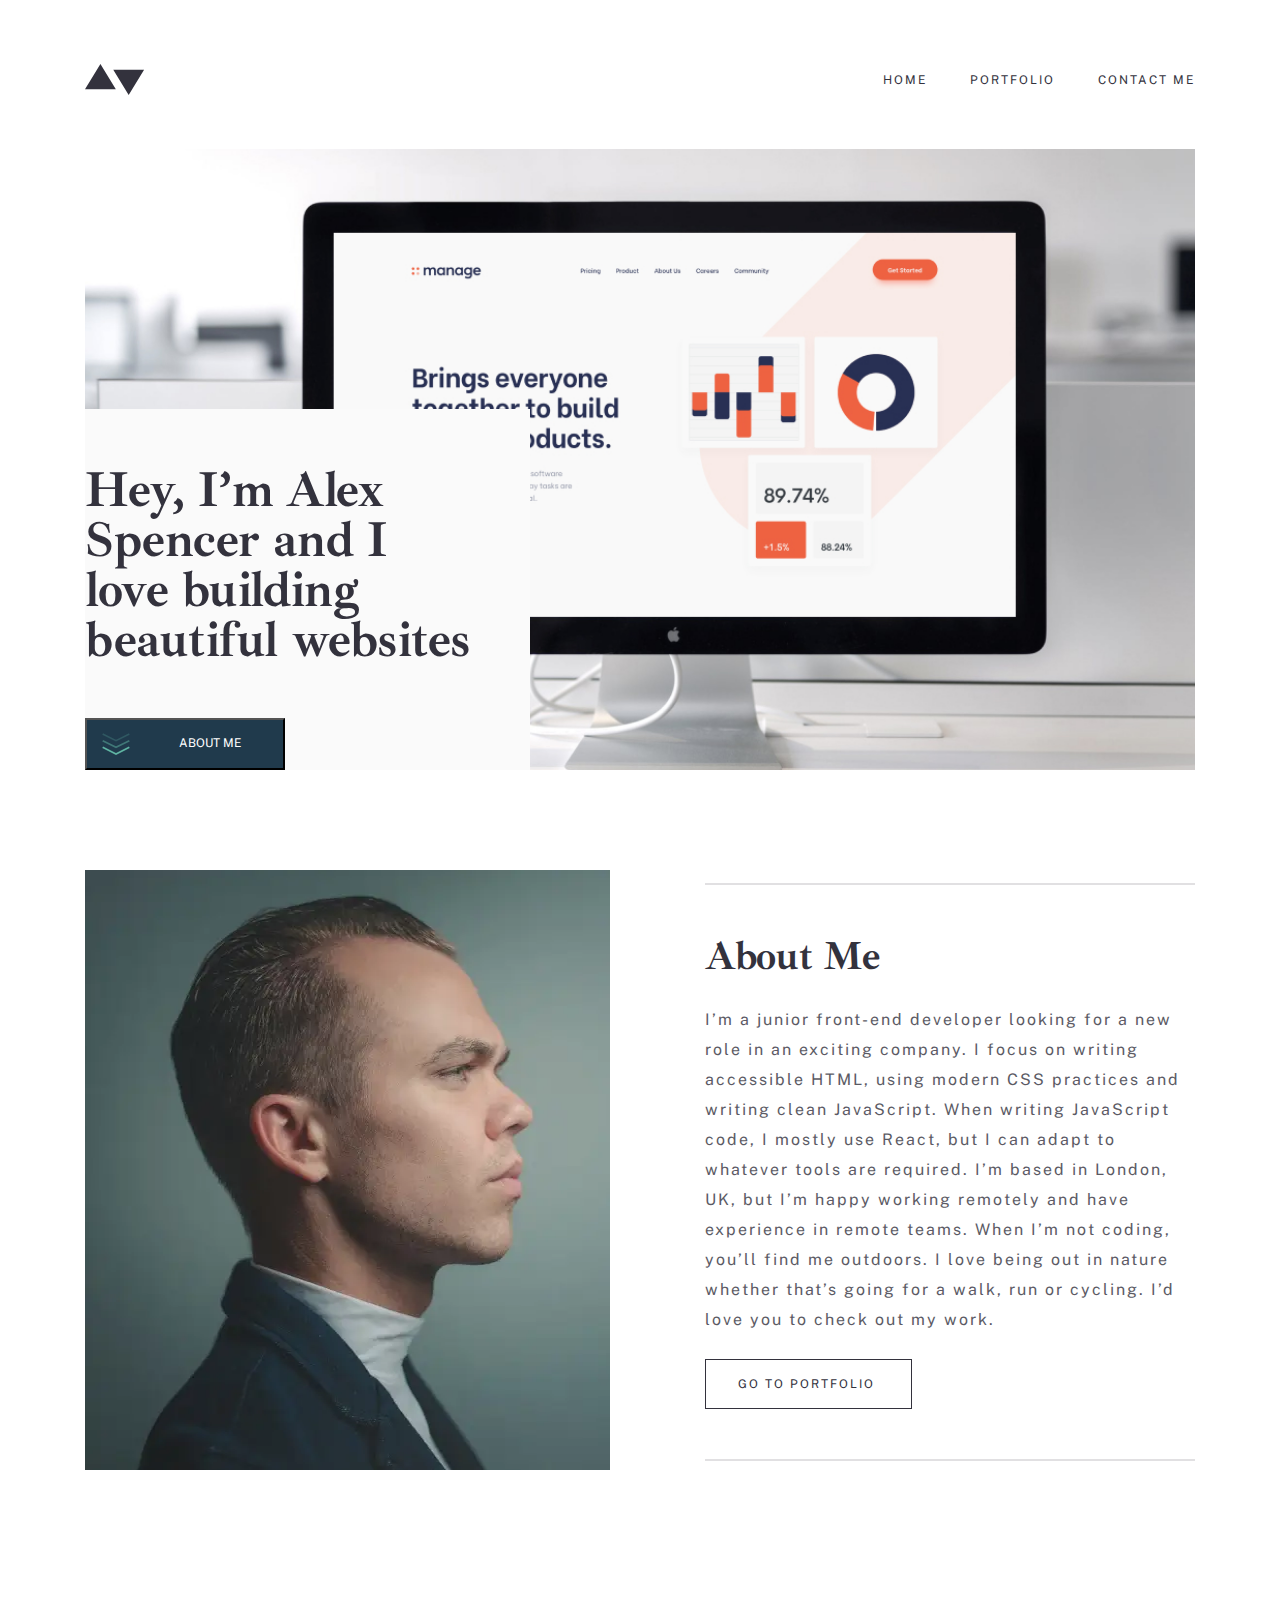
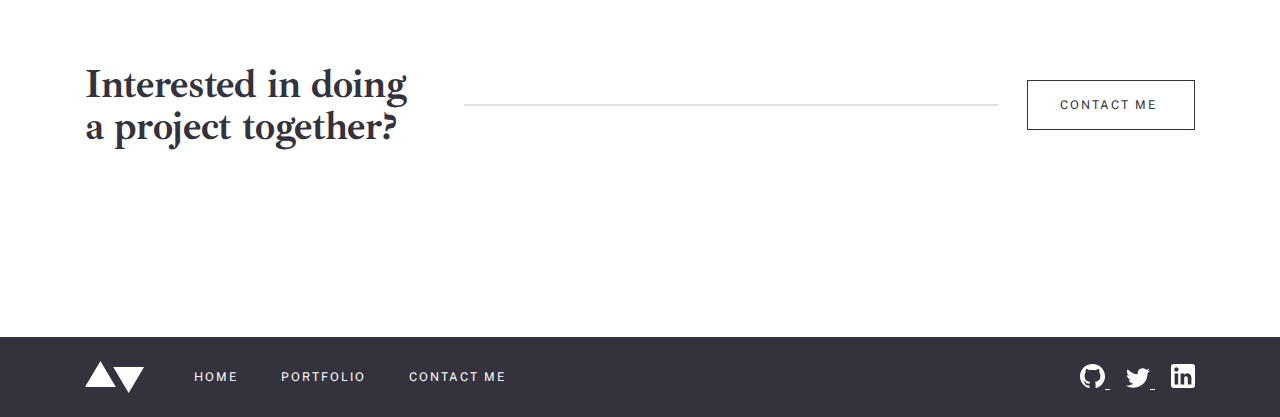
<file: index.html>
<!DOCTYPE html>
<html lang="en">
<head>
  <meta charset="UTF-8">
  <meta http-equiv="X-UA-Compatible" content="IE=edge">
  <meta name="viewport" content="width=device-width, initial-scale=1.0">
  <title>Imtixon</title>
  <link rel="stylesheet" href="./css/main.min.css">
</head>
<body>
    <header class="site-header">
      <div class="site-header__container container">
        <a class="site-logo" href="#">
          <img class="site-logo__img" src="./img/site-logo.svg" alt="Site-logo" width="60" height="32">
        </a>
        <nav class="site-header__nav sitenav">
          <ul class="sitenav__list">
            <li class="sitenav__item"><a class="sitenav__item-link" href="#">Home</a></li>
            <li class="sitenav__item"><a class="sitenav__item-link" href="#">Portfolio</a></li>
            <li class="sitenav__item"><a class="sitenav__item-link" href="./contact.html">Contact me</a></li>
          </ul>
        </nav>
        <button class="site-header__btn site-header__js-btn">
          <img class="site-header__btn-img" src="./img/js-btn.svg" alt="Site header button">
        </button>
      </div>
    </header>
  <main class="site-main">
    <h1 class="visually-hidden">Minimalist portfolio</h1>
    <div class="site-main__container container">
      <section class="section-intro">
        <h2 class="visually-hidden">Intiro part</h2>
        <div class="section-intro__content-wrapper">
          <p class="section-intro__desc">
            Hey, I’m Alex Spencer and I love building beautiful websites
          </p>
          <button class="section-intro__btn">
            <span class="section-intro__btn-span">
              <img class="section-intro__btn-span-img" src="./img/btn-img.svg" alt="" width="48" height="48">
              <span class="section-intro__btn-span-text">About me</span>
            </span>
          </button>
        </div>
      </section>
      <section class="about">
        <picture>
          <source srcset="img/about-img-mobile.jpg 1x, img/about-img-mobile2x.jpg 2x" media="(max-width: 600px)">
          <source srcset="img/about-img-tablet.jpg 1x, img/about-img-tablet2x.jpg 2x" media="(max-width: 768px)">
          <source srcset="img/about-img.webp" type="image/webp">
          <img class="about__img" src="./img/about-img.jpg" srcset="about__img 1x, about__img2x.jpg 2x" alt="Person" width="540" height="600">
        </picture>
        <div class="about__content-wrapper">
          <h2 class="about__heading">About Me</h2>
          <p class="about__desc">
            I’m a junior front-end developer looking for a new role in an exciting company. I focus on writing accessible HTML, using modern CSS practices and writing clean JavaScript. When writing JavaScript code, I mostly use React, but I can adapt to whatever tools are required. I’m based in London, UK, but I’m happy working remotely and have experience in remote teams. When I’m not coding, you’ll find me outdoors. I love being out in nature whether that’s going for a walk, run or cycling. I’d love you to check out my work.
          </p>
          <a class="about__link" href="#">Go to portfolio</a>
        </div>
      </section>
      <section class="interested">
        <h2 class="visually-hidden">Interested site</h2>
        <p class="interested__desc">Interested in doing a project together?</p>
        <span class="interested__border"></span>
        <a class="interested__link" href="#">Contact me</a>
      </section>
    </div>
  </main>
  <footer class="site-footer">
    <div class="site-footer__container container">
     <div class="site-footer__logo-wrapper">
        <a class="site-logo" href="#">
          <img class="site-logo__img" src="./img/logo-footer.svg" alt="Site-logo" width="60" height="32">
        </a>
        <nav class="site-footer__nav">
          <ul class="site-footer__nav-list">
            <li class="site-footer__nav-item"><a class="site-footer__nav-item-link" href="#">Home</a></li>
            <li class="site-footer__nav-item"><a class="site-footer__nav-item-link" href="#">Portfolio</a></li>
            <li class="site-footer__nav-item"><a class="site-footer__nav-item-link" href="./contact.html">Contact me</a></li>
          </ul>
        </nav>
     </div>
      <div class="site-footer__logo">
        <a class="site-footer__logo-link" href="#" target="_blank">
          <svg width="25" height="24" viewBox="0 0 25 24" fill="currentColor" xmlns="http://www.w3.org/2000/svg">
            <path d="M12.5 0C5.59375 0 0 5.50948 0 12.3045C0 17.742 3.58125 22.3531 8.54688 23.9788C9.17188 24.0946 9.40104 23.7137 9.40104 23.3871C9.40104 23.095 9.39062 22.3207 9.38542 21.295C5.90833 22.0369 5.175 19.6442 5.175 19.6442C4.60625 18.2241 3.78437 17.8443 3.78437 17.8443C2.65208 17.0815 3.87188 17.0971 3.87188 17.0971C5.12708 17.1827 5.78646 18.3649 5.78646 18.3649C6.90104 20.2463 8.7125 19.7027 9.42708 19.3886C9.53958 18.5924 9.86146 18.0509 10.2188 17.743C7.44271 17.4352 4.525 16.3771 4.525 11.6628C4.525 10.3198 5.00937 9.22212 5.81146 8.36127C5.67083 8.05031 5.24896 6.7992 5.92083 5.10462C5.92083 5.10462 6.96771 4.77489 9.35833 6.36617C10.3583 6.09278 11.4208 5.95713 12.4833 5.95087C13.5458 5.95713 14.6083 6.09278 15.6083 6.36617C17.9833 4.77489 19.0302 5.10462 19.0302 5.10462C19.7021 6.7992 19.2802 8.05031 19.1552 8.36127C19.9521 9.22212 20.4365 10.3198 20.4365 11.6628C20.4365 16.3897 17.5146 17.43 14.7333 17.7326C15.1708 18.102 15.5771 18.8564 15.5771 20.0094C15.5771 21.656 15.5615 22.9791 15.5615 23.3788C15.5615 23.7012 15.7802 24.0862 16.4208 23.9631C21.4219 22.3478 25 17.7336 25 12.3045C25 5.50948 19.4031 0 12.5 0V0Z" fill="currentColor"/>
          </svg>
        </a>
        <a class="site-footer__logo-link" href="#" target="_blank">
          <svg width="24" height="20" viewBox="0 0 24 20" fill="currentColor" xmlns="http://www.w3.org/2000/svg">
            <path d="M24 2.55699C23.117 2.94899 22.168 3.21299 21.172 3.33199C22.189 2.72299 22.97 1.75799 23.337 0.607986C22.386 1.17199 21.332 1.58199 20.21 1.80299C19.313 0.845986 18.032 0.247986 16.616 0.247986C13.437 0.247986 11.101 3.21399 11.819 6.29299C7.728 6.08799 4.1 4.12799 1.671 1.14899C0.381 3.36199 1.002 6.25699 3.194 7.72299C2.388 7.69699 1.628 7.47599 0.965 7.10699C0.911 9.38799 2.546 11.522 4.914 11.997C4.221 12.185 3.462 12.229 2.69 12.081C3.316 14.037 5.134 15.46 7.29 15.5C5.22 17.123 2.612 17.848 0 17.54C2.179 18.937 4.768 19.752 7.548 19.752C16.69 19.752 21.855 12.031 21.543 5.10599C22.505 4.41099 23.34 3.54399 24 2.55699Z" fill="currentColor"/>
          </svg>
        </a>
        <a class="site-footer__logo-link" href="#" target="_blank">
          <svg width="24" height="24" viewBox="0 0 24 24" fill="currentColor" xmlns="http://www.w3.org/2000/svg">
              <path fill-rule="evenodd" clip-rule="evenodd" d="M2.4 0H21.6C22.92 0 24 1.08 24 2.4V21.6C24 22.92 22.92 24 21.6 24H2.4C1.08 24 0 22.92 0 21.6V2.4C0 1.08 1.08 0 2.4 0ZM3.6 20.4H7.2V9.6H3.6V20.4ZM5.4 7.56C4.2 7.56 3.24 6.6 3.24 5.4C3.24 4.2 4.2 3.24 5.4 3.24C6.6 3.24 7.56 4.2 7.56 5.4C7.56 6.6 6.6 7.56 5.4 7.56ZM16.8 20.4H20.4V13.56C20.4 11.28 18.48 9.36 16.2 9.36C15.12 9.36 13.8 10.08 13.2 11.04V9.6H9.6V20.4H13.2V14.04C13.2 13.08 14.04 12.24 15 12.24C15.96 12.24 16.8 13.08 16.8 14.04V20.4Z" fill="currentColor"/>
          </svg>
        </a>         
      </div>
    </div>
  </footer>

  <script src="./js/main.js"></script>
</body>
</html>
</file>
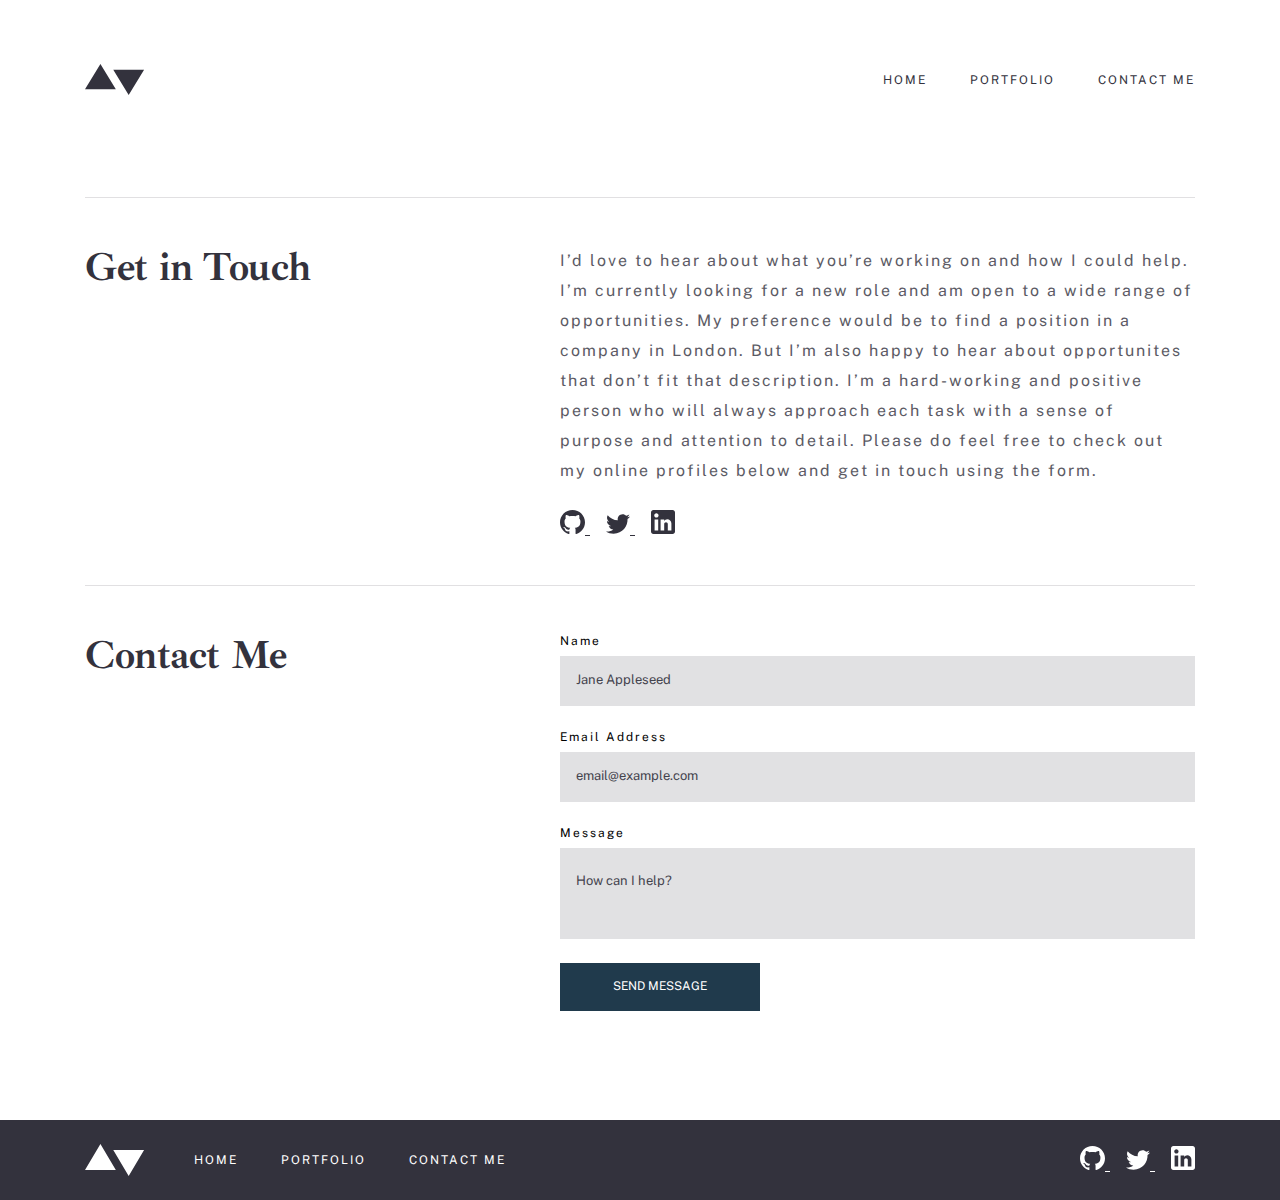
<file: contact.html>
<!DOCTYPE html>
<html lang="en">
<head>
    <meta charset="UTF-8">
    <meta http-equiv="X-UA-Compatible" content="IE=edge">
    <meta name="viewport" content="width=device-width, initial-scale=1.0">
    <title>Contact-me</title>
    <link rel="stylesheet" href="./css/main.min.css">
</head>
<body>
    <header class="site-header">
        <div class="site-header__container container">
          <a class="site-logo" href="#">
            <img class="site-logo__img" src="./img/site-logo.svg" alt="Site-logo" width="60" height="32">
          </a>
          <nav class="site-header__nav sitenav">
            <ul class="sitenav__list">
              <li class="sitenav__item"><a class="sitenav__item-link" href="./index.html">Home</a></li>
              <li class="sitenav__item"><a class="sitenav__item-link" href="#">Portfolio</a></li>
              <li class="sitenav__item"><a class="sitenav__item-link" href="./contact.html">Contact me</a></li>
            </ul>
          </nav>
          <button class="site-header__btn site-header__js-btn">
            <img class="site-header__btn-img" src="./img/js-btn.svg" alt="Site header button">
          </button>
        </div>
      </header>
      <main class="contact-main">
        <h1 class="visually-hidden">Contact Me</h1>
        <div class="contact-main__container container">
            <section class="contact-main__touch">
                <div class="contact-main__touch-content-wrapper">
                    <h2 class="contact-main__touch-heading">Get in Touch</h2>
                    <div class="contact-main__text-wrapper">
                        <p class="contact-main__touch-text">
                            I’d love to hear about what you’re working on and how I could help. I’m currently looking for a new role and am open to a wide range of opportunities. My preference would be to find a position in a company in London. But I’m also happy to hear about opportunites that don’t fit that description. I’m a hard-working and positive person who will always approach each task with a sense of purpose and attention to detail. Please do feel free to check out my online profiles below and get in touch using the form.
                        </p>
                        <div class="contact-main__touch-logo">
                            <a class="contact-main__touch-logo-link" href="#" target="_blank">
                            <svg width="25" height="24" viewBox="0 0 25 24" fill="currentColor" xmlns="http://www.w3.org/2000/svg">
                                <path d="M12.5 0C5.59375 0 0 5.50948 0 12.3045C0 17.742 3.58125 22.3531 8.54688 23.9788C9.17188 24.0946 9.40104 23.7137 9.40104 23.3871C9.40104 23.095 9.39062 22.3207 9.38542 21.295C5.90833 22.0369 5.175 19.6442 5.175 19.6442C4.60625 18.2241 3.78437 17.8443 3.78437 17.8443C2.65208 17.0815 3.87188 17.0971 3.87188 17.0971C5.12708 17.1827 5.78646 18.3649 5.78646 18.3649C6.90104 20.2463 8.7125 19.7027 9.42708 19.3886C9.53958 18.5924 9.86146 18.0509 10.2188 17.743C7.44271 17.4352 4.525 16.3771 4.525 11.6628C4.525 10.3198 5.00937 9.22212 5.81146 8.36127C5.67083 8.05031 5.24896 6.7992 5.92083 5.10462C5.92083 5.10462 6.96771 4.77489 9.35833 6.36617C10.3583 6.09278 11.4208 5.95713 12.4833 5.95087C13.5458 5.95713 14.6083 6.09278 15.6083 6.36617C17.9833 4.77489 19.0302 5.10462 19.0302 5.10462C19.7021 6.7992 19.2802 8.05031 19.1552 8.36127C19.9521 9.22212 20.4365 10.3198 20.4365 11.6628C20.4365 16.3897 17.5146 17.43 14.7333 17.7326C15.1708 18.102 15.5771 18.8564 15.5771 20.0094C15.5771 21.656 15.5615 22.9791 15.5615 23.3788C15.5615 23.7012 15.7802 24.0862 16.4208 23.9631C21.4219 22.3478 25 17.7336 25 12.3045C25 5.50948 19.4031 0 12.5 0V0Z" fill="currentColor"/>
                            </svg>
                            </a>
                            <a class="contact-main__touch-logo-link" href="#" target="_blank">
                            <svg width="24" height="20" viewBox="0 0 24 20" fill="currentColor" xmlns="http://www.w3.org/2000/svg">
                                <path d="M24 2.55699C23.117 2.94899 22.168 3.21299 21.172 3.33199C22.189 2.72299 22.97 1.75799 23.337 0.607986C22.386 1.17199 21.332 1.58199 20.21 1.80299C19.313 0.845986 18.032 0.247986 16.616 0.247986C13.437 0.247986 11.101 3.21399 11.819 6.29299C7.728 6.08799 4.1 4.12799 1.671 1.14899C0.381 3.36199 1.002 6.25699 3.194 7.72299C2.388 7.69699 1.628 7.47599 0.965 7.10699C0.911 9.38799 2.546 11.522 4.914 11.997C4.221 12.185 3.462 12.229 2.69 12.081C3.316 14.037 5.134 15.46 7.29 15.5C5.22 17.123 2.612 17.848 0 17.54C2.179 18.937 4.768 19.752 7.548 19.752C16.69 19.752 21.855 12.031 21.543 5.10599C22.505 4.41099 23.34 3.54399 24 2.55699Z" fill="currentColor"/>
                            </svg>
                            </a>
                            <a class="contact-main__touch-logo-link" href="#" target="_blank">
                            <svg width="24" height="24" viewBox="0 0 24 24" fill="currentColor" xmlns="http://www.w3.org/2000/svg">
                                <path fill-rule="evenodd" clip-rule="evenodd" d="M2.4 0H21.6C22.92 0 24 1.08 24 2.4V21.6C24 22.92 22.92 24 21.6 24H2.4C1.08 24 0 22.92 0 21.6V2.4C0 1.08 1.08 0 2.4 0ZM3.6 20.4H7.2V9.6H3.6V20.4ZM5.4 7.56C4.2 7.56 3.24 6.6 3.24 5.4C3.24 4.2 4.2 3.24 5.4 3.24C6.6 3.24 7.56 4.2 7.56 5.4C7.56 6.6 6.6 7.56 5.4 7.56ZM16.8 20.4H20.4V13.56C20.4 11.28 18.48 9.36 16.2 9.36C15.12 9.36 13.8 10.08 13.2 11.04V9.6H9.6V20.4H13.2V14.04C13.2 13.08 14.04 12.24 15 12.24C15.96 12.24 16.8 13.08 16.8 14.04V20.4Z" fill="currentColor"/>
                            </svg>
                            </a>         
                        </div>
                    </div>
                </div>
            </section>
            <section class="contact-main__contact contact-me">
                <h2 class="contact-me__heading">Contact Me</h2>
                <form class="contact-me__form" action="https://echo.htmlacademy.ru" method="post">
                    <label class="contact-me__label" for="name">Name</label>
                    <input class="contact-me__form-input" type="text" name="user_name" id="name" placeholder="Jane Appleseed" autocomplete="off" required>
                    <label class="contact-me__label" for="email">Email Address</label>
                    <div class="contact-me__form-email-wrapper">
                        <input class="contact-me__form-input" type="email" name="user_email" id="email" autocomplete="off" placeholder="email@example.com" required>
                        <p class="contact-me__form-input-error">This field is required</p>
                    </div>
                    <label class="contact-me__label" for="message">Message</label>
                    <textarea class="contact-me__form-input contact-me__form-message" name="user_message" id="message" cols="30" rows="4" placeholder="How can I help?"></textarea>
                    <button class="contact-me__form-btn" type="submit">Send message</button>
                </form>
            </section>
        </div>
      </main>
      <footer class="site-footer">
        <div class="site-footer__container container">
         <div class="site-footer__logo-wrapper">
            <a class="site-logo" href="#">
              <img class="site-logo__img" src="./img/logo-footer.svg" alt="Site-logo" width="60" height="32">
            </a>
            <nav class="site-footer__nav">
              <ul class="site-footer__nav-list">
                <li class="site-footer__nav-item"><a class="site-footer__nav-item-link" href="./index.html">Home</a></li>
                <li class="site-footer__nav-item"><a class="site-footer__nav-item-link" href="#">Portfolio</a></li>
                <li class="site-footer__nav-item"><a class="site-footer__nav-item-link" href="#">Contact me</a></li>
              </ul>
            </nav>
         </div>
          <div class="site-footer__logo">
            <a class="site-footer__logo-link" href="#" target="_blank">
              <svg width="25" height="24" viewBox="0 0 25 24" fill="currentColor" xmlns="http://www.w3.org/2000/svg">
                <path d="M12.5 0C5.59375 0 0 5.50948 0 12.3045C0 17.742 3.58125 22.3531 8.54688 23.9788C9.17188 24.0946 9.40104 23.7137 9.40104 23.3871C9.40104 23.095 9.39062 22.3207 9.38542 21.295C5.90833 22.0369 5.175 19.6442 5.175 19.6442C4.60625 18.2241 3.78437 17.8443 3.78437 17.8443C2.65208 17.0815 3.87188 17.0971 3.87188 17.0971C5.12708 17.1827 5.78646 18.3649 5.78646 18.3649C6.90104 20.2463 8.7125 19.7027 9.42708 19.3886C9.53958 18.5924 9.86146 18.0509 10.2188 17.743C7.44271 17.4352 4.525 16.3771 4.525 11.6628C4.525 10.3198 5.00937 9.22212 5.81146 8.36127C5.67083 8.05031 5.24896 6.7992 5.92083 5.10462C5.92083 5.10462 6.96771 4.77489 9.35833 6.36617C10.3583 6.09278 11.4208 5.95713 12.4833 5.95087C13.5458 5.95713 14.6083 6.09278 15.6083 6.36617C17.9833 4.77489 19.0302 5.10462 19.0302 5.10462C19.7021 6.7992 19.2802 8.05031 19.1552 8.36127C19.9521 9.22212 20.4365 10.3198 20.4365 11.6628C20.4365 16.3897 17.5146 17.43 14.7333 17.7326C15.1708 18.102 15.5771 18.8564 15.5771 20.0094C15.5771 21.656 15.5615 22.9791 15.5615 23.3788C15.5615 23.7012 15.7802 24.0862 16.4208 23.9631C21.4219 22.3478 25 17.7336 25 12.3045C25 5.50948 19.4031 0 12.5 0V0Z" fill="currentColor"/>
              </svg>
            </a>
            <a class="site-footer__logo-link" href="#" target="_blank">
              <svg width="24" height="20" viewBox="0 0 24 20" fill="currentColor" xmlns="http://www.w3.org/2000/svg">
                <path d="M24 2.55699C23.117 2.94899 22.168 3.21299 21.172 3.33199C22.189 2.72299 22.97 1.75799 23.337 0.607986C22.386 1.17199 21.332 1.58199 20.21 1.80299C19.313 0.845986 18.032 0.247986 16.616 0.247986C13.437 0.247986 11.101 3.21399 11.819 6.29299C7.728 6.08799 4.1 4.12799 1.671 1.14899C0.381 3.36199 1.002 6.25699 3.194 7.72299C2.388 7.69699 1.628 7.47599 0.965 7.10699C0.911 9.38799 2.546 11.522 4.914 11.997C4.221 12.185 3.462 12.229 2.69 12.081C3.316 14.037 5.134 15.46 7.29 15.5C5.22 17.123 2.612 17.848 0 17.54C2.179 18.937 4.768 19.752 7.548 19.752C16.69 19.752 21.855 12.031 21.543 5.10599C22.505 4.41099 23.34 3.54399 24 2.55699Z" fill="currentColor"/>
              </svg>
            </a>
            <a class="site-footer__logo-link" href="#" target="_blank">
              <svg width="24" height="24" viewBox="0 0 24 24" fill="currentColor" xmlns="http://www.w3.org/2000/svg">
                  <path fill-rule="evenodd" clip-rule="evenodd" d="M2.4 0H21.6C22.92 0 24 1.08 24 2.4V21.6C24 22.92 22.92 24 21.6 24H2.4C1.08 24 0 22.92 0 21.6V2.4C0 1.08 1.08 0 2.4 0ZM3.6 20.4H7.2V9.6H3.6V20.4ZM5.4 7.56C4.2 7.56 3.24 6.6 3.24 5.4C3.24 4.2 4.2 3.24 5.4 3.24C6.6 3.24 7.56 4.2 7.56 5.4C7.56 6.6 6.6 7.56 5.4 7.56ZM16.8 20.4H20.4V13.56C20.4 11.28 18.48 9.36 16.2 9.36C15.12 9.36 13.8 10.08 13.2 11.04V9.6H9.6V20.4H13.2V14.04C13.2 13.08 14.04 12.24 15 12.24C15.96 12.24 16.8 13.08 16.8 14.04V20.4Z" fill="currentColor"/>
              </svg>
            </a>
                          
          </div>
        </div>
      </footer>
      <script src="./js/main.js"></script>
</body>
</html>
</file>
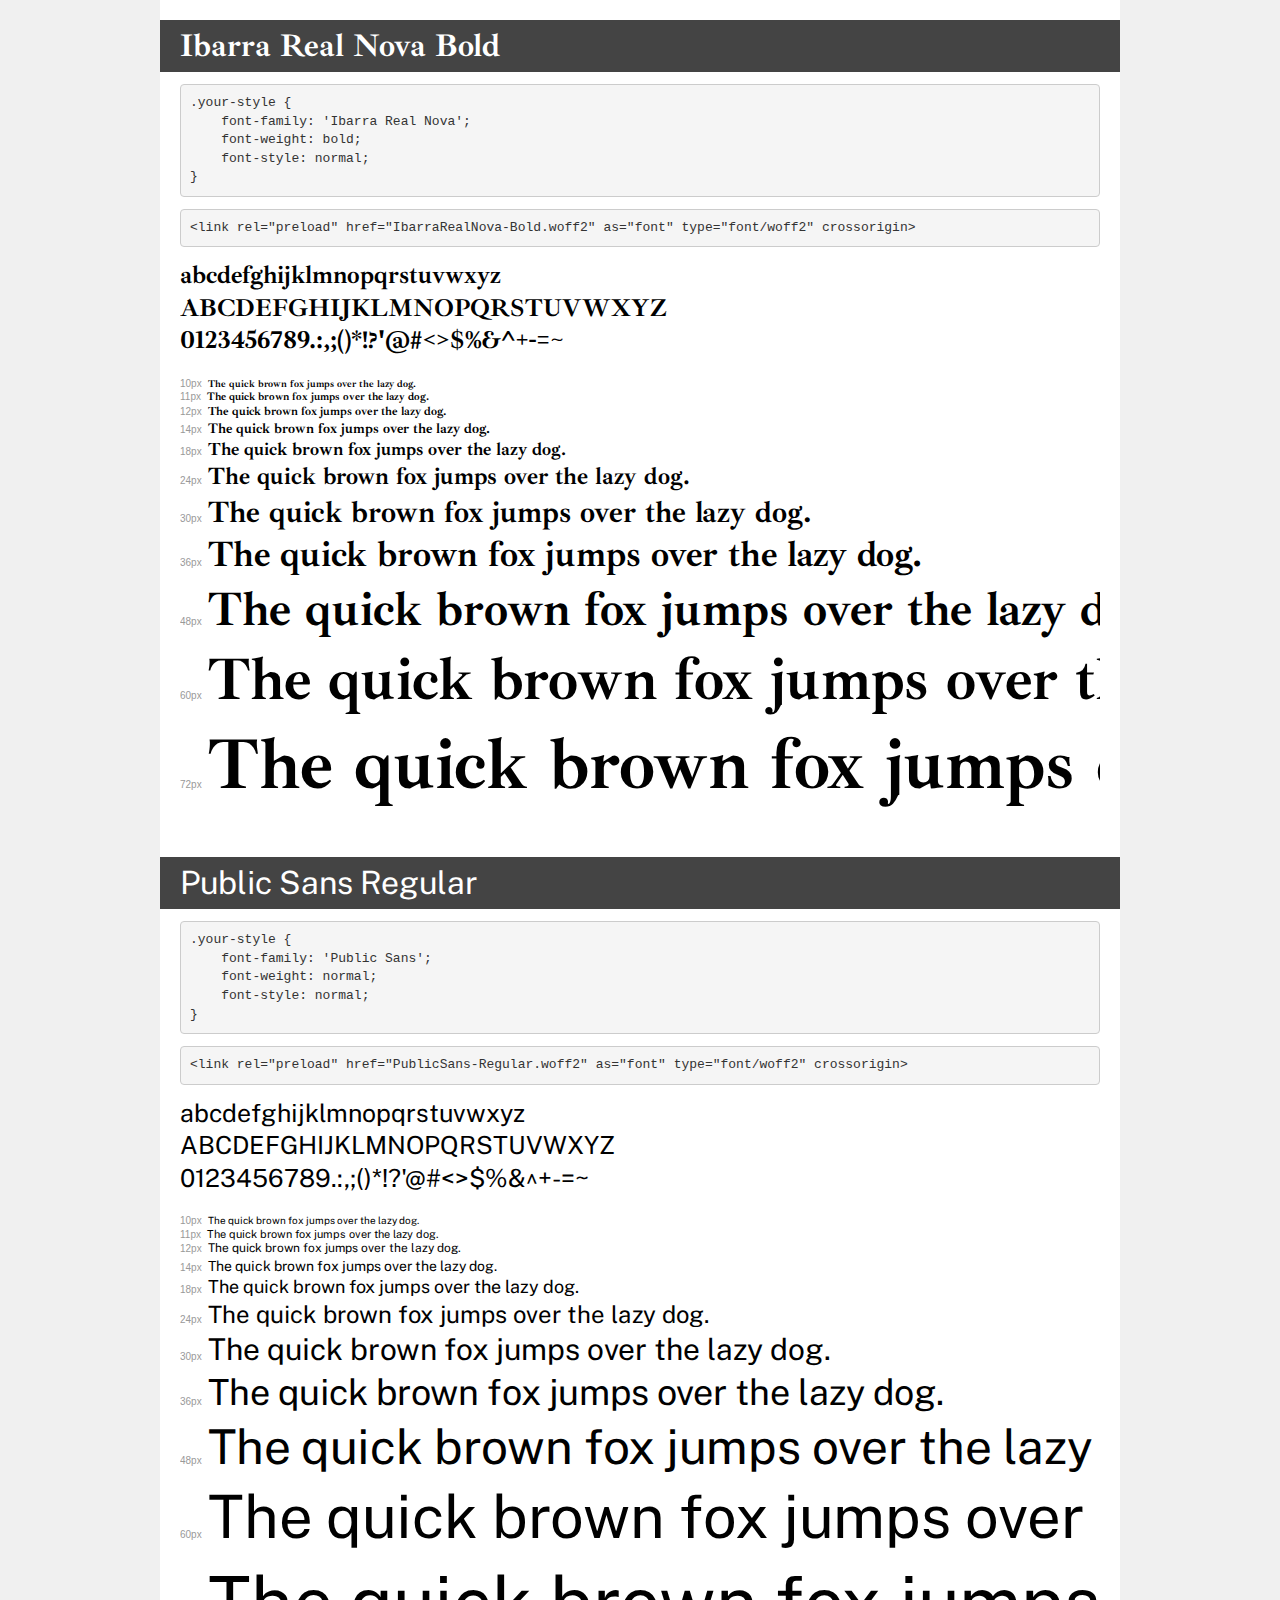
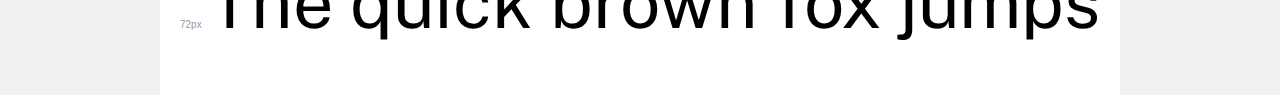
<file: font/demo.html>
<!DOCTYPE html>
<html lang="en">
<head>
    <meta charset="utf-8">
    <meta http-equiv="X-UA-Compatible" content="IE=edge">
    <meta name="viewport" content="width=device-width, initial-scale=1">
    <meta name="robots" content="noindex, noarchive">
    <meta name="format-detection" content="telephone=no">
    <title>Transfonter demo</title>
    <link href="stylesheet.css" rel="stylesheet">
    <style>
        /*
        http://meyerweb.com/eric/tools/css/reset/
        v2.0 | 20110126
        License: none (public domain)
        */
        html, body, div, span, applet, object, iframe,
        h1, h2, h3, h4, h5, h6, p, blockquote, pre,
        a, abbr, acronym, address, big, cite, code,
        del, dfn, em, img, ins, kbd, q, s, samp,
        small, strike, strong, sub, sup, tt, var,
        b, u, i, center,
        dl, dt, dd, ol, ul, li,
        fieldset, form, label, legend,
        table, caption, tbody, tfoot, thead, tr, th, td,
        article, aside, canvas, details, embed,
        figure, figcaption, footer, header, hgroup,
        menu, nav, output, ruby, section, summary,
        time, mark, audio, video {
            margin: 0;
            padding: 0;
            border: 0;
            font-size: 100%;
            font: inherit;
            vertical-align: baseline;
        }
        /* HTML5 display-role reset for older browsers */
        article, aside, details, figcaption, figure,
        footer, header, hgroup, menu, nav, section {
            display: block;
        }
        body {
            line-height: 1;
        }
        ol, ul {
            list-style: none;
        }
        blockquote, q {
            quotes: none;
        }
        blockquote:before, blockquote:after,
        q:before, q:after {
            content: '';
            content: none;
        }
        table {
            border-collapse: collapse;
            border-spacing: 0;
        }
        /* demo styles */
        body {
            background: #f0f0f0;
            color: #000;
        }
        .page {
            background: #fff;
            width: 920px;
            margin: 0 auto;
            padding: 20px 20px 0 20px;
            overflow: hidden;
        }
        .font-container {
            overflow-x: auto;
            overflow-y: hidden;
            margin-bottom: 40px;
            line-height: 1.3;
            white-space: nowrap;
            padding-bottom: 5px;
        }
        h1 {
            position: relative;
            background: #444;
            font-size: 32px;
            color: #fff;
            padding: 10px 20px;
            margin: 0 -20px 12px -20px;
        }
        .letters {
            font-size: 25px;
            margin-bottom: 20px;
        }
        .s10:before {
            content: '10px';
        }
        .s11:before {
            content: '11px';
        }
        .s12:before {
            content: '12px';
        }
        .s14:before {
            content: '14px';
        }
        .s18:before {
            content: '18px';
        }
        .s24:before {
            content: '24px';
        }
        .s30:before {
            content: '30px';
        }
        .s36:before {
            content: '36px';
        }
        .s48:before {
            content: '48px';
        }
        .s60:before {
            content: '60px';
        }
        .s72:before {
            content: '72px';
        }
        .s10:before, .s11:before, .s12:before, .s14:before,
        .s18:before, .s24:before, .s30:before, .s36:before,
        .s48:before, .s60:before, .s72:before {
            font-family: Arial, sans-serif;
            font-size: 10px;
            font-weight: normal;
            font-style: normal;
            color: #999;
            padding-right: 6px;
        }
        pre {
            display: block;
            padding: 9px;
            margin: 0 0 12px;
            font-family: Monaco, Menlo, Consolas, "Courier New", monospace;
            font-size: 13px;
            line-height: 1.428571429;
            color: #333;
            font-weight: normal;
            font-style: normal;
            background-color: #f5f5f5;
            border: 1px solid #ccc;
            overflow-x: auto;
            border-radius: 4px;
        }
        /* responsive */
        @media (max-width: 959px) {
            .page {
                width: auto;
                margin: 0;
            }
        }
    </style>
</head>
<body>
<div class="page">
    <div class="demo">
        <h1 style="font-family: 'Ibarra Real Nova'; font-weight: bold; font-style: normal;">Ibarra Real Nova Bold</h1>
        <pre title="Usage">.your-style {
    font-family: 'Ibarra Real Nova';
    font-weight: bold;
    font-style: normal;
}</pre>
        <pre title="Preload (optional)">
&lt;link rel=&quot;preload&quot; href=&quot;IbarraRealNova-Bold.woff2&quot; as=&quot;font&quot; type=&quot;font/woff2&quot; crossorigin&gt;</pre>
        <div class="font-container" style="font-family: 'Ibarra Real Nova'; font-weight: bold; font-style: normal;">
            <p class="letters">
                abcdefghijklmnopqrstuvwxyz<br>
ABCDEFGHIJKLMNOPQRSTUVWXYZ<br>
                0123456789.:,;()*!?'@#&lt;&gt;$%&^+-=~
            </p>
            <p class="s10" style="font-size: 10px;">The quick brown fox jumps over the lazy dog.</p>
            <p class="s11" style="font-size: 11px;">The quick brown fox jumps over the lazy dog.</p>
            <p class="s12" style="font-size: 12px;">The quick brown fox jumps over the lazy dog.</p>
            <p class="s14" style="font-size: 14px;">The quick brown fox jumps over the lazy dog.</p>
            <p class="s18" style="font-size: 18px;">The quick brown fox jumps over the lazy dog.</p>
            <p class="s24" style="font-size: 24px;">The quick brown fox jumps over the lazy dog.</p>
            <p class="s30" style="font-size: 30px;">The quick brown fox jumps over the lazy dog.</p>
            <p class="s36" style="font-size: 36px;">The quick brown fox jumps over the lazy dog.</p>
            <p class="s48" style="font-size: 48px;">The quick brown fox jumps over the lazy dog.</p>
            <p class="s60" style="font-size: 60px;">The quick brown fox jumps over the lazy dog.</p>
            <p class="s72" style="font-size: 72px;">The quick brown fox jumps over the lazy dog.</p>
        </div>
    </div>

    <div class="demo">
        <h1 style="font-family: 'Public Sans'; font-weight: normal; font-style: normal;">Public Sans Regular</h1>
        <pre title="Usage">.your-style {
    font-family: 'Public Sans';
    font-weight: normal;
    font-style: normal;
}</pre>
        <pre title="Preload (optional)">
&lt;link rel=&quot;preload&quot; href=&quot;PublicSans-Regular.woff2&quot; as=&quot;font&quot; type=&quot;font/woff2&quot; crossorigin&gt;</pre>
        <div class="font-container" style="font-family: 'Public Sans'; font-weight: normal; font-style: normal;">
            <p class="letters">
                abcdefghijklmnopqrstuvwxyz<br>
ABCDEFGHIJKLMNOPQRSTUVWXYZ<br>
                0123456789.:,;()*!?'@#&lt;&gt;$%&^+-=~
            </p>
            <p class="s10" style="font-size: 10px;">The quick brown fox jumps over the lazy dog.</p>
            <p class="s11" style="font-size: 11px;">The quick brown fox jumps over the lazy dog.</p>
            <p class="s12" style="font-size: 12px;">The quick brown fox jumps over the lazy dog.</p>
            <p class="s14" style="font-size: 14px;">The quick brown fox jumps over the lazy dog.</p>
            <p class="s18" style="font-size: 18px;">The quick brown fox jumps over the lazy dog.</p>
            <p class="s24" style="font-size: 24px;">The quick brown fox jumps over the lazy dog.</p>
            <p class="s30" style="font-size: 30px;">The quick brown fox jumps over the lazy dog.</p>
            <p class="s36" style="font-size: 36px;">The quick brown fox jumps over the lazy dog.</p>
            <p class="s48" style="font-size: 48px;">The quick brown fox jumps over the lazy dog.</p>
            <p class="s60" style="font-size: 60px;">The quick brown fox jumps over the lazy dog.</p>
            <p class="s72" style="font-size: 72px;">The quick brown fox jumps over the lazy dog.</p>
        </div>
    </div>

</div>
</body>
</html>
</file>
<file: font/stylesheet.css>
@font-face {
    font-family: 'Ibarra Real Nova';
    src: url('IbarraRealNova-Bold.woff2') format('woff2'),
        url('IbarraRealNova-Bold.woff') format('woff');
    font-weight: bold;
    font-style: normal;
    font-display: swap;
}

@font-face {
    font-family: 'Public Sans';
    src: url('PublicSans-Regular.woff2') format('woff2'),
        url('PublicSans-Regular.woff') format('woff');
    font-weight: normal;
    font-style: normal;
    font-display: swap;
}
</file>
<file: css/main.min.css>
/*! normalize.css v8.0.1 | MIT License | github.com/necolas/normalize.css */html{line-height:1.15;-webkit-text-size-adjust:100%}body{margin:0}main{display:block}h1{font-size:2em;margin:0.67em 0}hr{-webkit-box-sizing:content-box;box-sizing:content-box;height:0;overflow:visible}pre{font-family:monospace, monospace;font-size:1em}a{background-color:transparent}abbr[title]{border-bottom:none;text-decoration:underline;-webkit-text-decoration:underline dotted;text-decoration:underline dotted}b,strong{font-weight:bolder}code,kbd,samp{font-family:monospace, monospace;font-size:1em}small{font-size:80%}sub,sup{font-size:75%;line-height:0;position:relative;vertical-align:baseline}sub{bottom:-0.25em}sup{top:-0.5em}img{border-style:none}button,input,optgroup,select,textarea{font-family:inherit;font-size:100%;line-height:1.15;margin:0}button,input{overflow:visible}button,select{text-transform:none}button,[type="button"],[type="reset"],[type="submit"]{-webkit-appearance:button}button::-moz-focus-inner,[type="button"]::-moz-focus-inner,[type="reset"]::-moz-focus-inner,[type="submit"]::-moz-focus-inner{border-style:none;padding:0}button:-moz-focusring,[type="button"]:-moz-focusring,[type="reset"]:-moz-focusring,[type="submit"]:-moz-focusring{outline:1px dotted ButtonText}fieldset{padding:0.35em 0.75em 0.625em}legend{-webkit-box-sizing:border-box;box-sizing:border-box;color:inherit;display:table;max-width:100%;padding:0;white-space:normal}progress{vertical-align:baseline}textarea{overflow:auto}[type="checkbox"],[type="radio"]{-webkit-box-sizing:border-box;box-sizing:border-box;padding:0}[type="number"]::-webkit-inner-spin-button,[type="number"]::-webkit-outer-spin-button{height:auto}[type="search"]{-webkit-appearance:textfield;outline-offset:-2px}[type="search"]::-webkit-search-decoration{-webkit-appearance:none}::-webkit-file-upload-button{-webkit-appearance:button;font:inherit}details{display:block}summary{display:list-item}template{display:none}[hidden]{display:none}@font-face{font-family:'Ibarra Real Nova';src:url("../font/IbarraRealNova-Bold.woff2") format("woff2"),url("../font/IbarraRealNova-Bold.woff") format("woff");font-weight:bold;font-style:normal;font-display:swap}@font-face{font-family:'Public Sans';src:url("../font/PublicSans-Regular.woff2") format("woff2"),url("../font/PublicSans-Regular.woff") format("woff");font-weight:normal;font-style:normal;font-display:swap}html{-webkit-box-sizing:border-box;box-sizing:border-box;height:100%;scroll-behavior:smooth}*,*::before,*::after{-webkit-box-sizing:inherit;box-sizing:inherit}body{display:-webkit-box;display:-ms-flexbox;display:flex;-webkit-box-orient:vertical;-webkit-box-direction:normal;-ms-flex-direction:column;flex-direction:column;height:100%;padding:0;margin:0;overflow-x:hidden;font-weight:400;font-size:12px;line-height:14px;letter-spacing:2px;font-family:'Public Sans', sans-serif;background-color:#fff}img{max-width:100%;height:auto}.visually-hidden{position:absolute;width:1px;height:1px;margin:-1px;border:0;padding:0;clip:rect(0 0 0 0);overflow:hidden}.container{width:100%;max-width:1150px;padding-left:20px;padding-right:20px;margin-left:auto;margin-right:auto}.site-header{padding-top:64px;padding-bottom:54px}.site-header__container{display:-webkit-box;display:-ms-flexbox;display:flex;-webkit-box-align:center;-ms-flex-align:center;align-items:center;-webkit-box-pack:justify;-ms-flex-pack:justify;justify-content:space-between}.site-header__btn{display:none}@media only screen and (max-width: 500px){.site-header{position:relative;z-index:1}.site-header__btn{display:block;border:none;background-color:transparent}}.site-logo{-webkit-transition:opacity 0.3s ease;transition:opacity 0.3s ease}.site-logo:hover{opacity:0.4}.site-logo__img{display:block}.sitenav__list{margin:0;padding:0;list-style:none;display:-webkit-box;display:-ms-flexbox;display:flex;-webkit-box-align:center;-ms-flex-align:center;align-items:center}.sitenav__item:not(:last-child){margin-right:43px}.sitenav__item-link{color:#33323d;text-decoration:none;text-transform:uppercase;-webkit-transition:color 0.3s ease;transition:color 0.3s ease}.sitenav__item-link:hover{color:#5fb4a2}@media only screen and (max-width: 500px){.sitenav{width:100%;max-width:223px;position:absolute;z-index:1;display:none;top:100%;right:22px;background-color:#33323d}.sitenav__list{padding-top:40px;padding-bottom:40px;-webkit-box-orient:vertical;-webkit-box-direction:normal;-ms-flex-direction:column;flex-direction:column;-webkit-box-align:center;-ms-flex-align:center;align-items:center}.sitenav__item:not(:last-child){margin-right:0;margin-bottom:32px}.sitenav--open{display:block}.sitenav__item-link{color:#fff}}.section-intro{padding-bottom:260px;background-image:url(../img/intro-fon.jpg);background-repeat:no-repeat;background-size:cover;background-position:center}.section-intro__content-wrapper{width:100%;max-width:445px;padding-top:56px;padding-right:55px;text-align:left;-webkit-transform:translateY(260px);transform:translateY(260px);background-color:#fafafa}.section-intro__desc{padding:0;margin:0;margin-bottom:53px;font-family:"Ibarra Real Nova",serif;font-style:normal;font-weight:700;font-size:50px;line-height:50px;letter-spacing:-0.446429px;color:#33323d}.section-intro__btn{position:relative;z-index:1;width:100%;max-width:200px;padding-top:17px;padding-bottom:17px;background-color:#203a4c}.section-intro__btn:hover{background-color:#5fb4a2}.section-intro__btn-span-img{width:30px;height:30px;position:absolute;z-index:5;top:9px;left:14px;text-align-last:left}.section-intro__btn-span-text{width:152px;padding-top:17px;padding-bottom:17px;padding-left:50px;text-align:center;color:#FFFFFF;text-transform:uppercase}@media only screen and (-webkit-min-device-pixel-ratio: 2), only screen and (min--moz-device-pixel-ratio: 2), only screen and (min-device-pixel-ratio: 2), only screen and (min-resolution: 192dpi), only screen and (min-resolution: 2dppx){.section-intro{background-image:url(../../img/intro-fon2x.jpg)}}@media only screen and (max-width: 768px){.section-intro{padding-bottom:260px;background-image:url(../img/intro-fon-tablet.jpg);background-repeat:no-repeat;background-size:cover;background-position:center}.section-intro__content-wrapper{width:100%;max-width:542px}}@media only screen and (max-width: 630px){.section-intro__content-wrapper{width:100%;max-width:440px}}@media only screen and (max-width: 500px){.section-intro{height:370px;padding-bottom:260px;margin-bottom:200px;background-image:url(../img/intro-fon-mobile.jpg);background-repeat:no-repeat;background-size:contain;background-position:center}.section-intro__content-wrapper{width:100%;max-width:440px;-webkit-transform:translateY(359px);transform:translateY(359px);background-color:#fff}}@media only screen and (max-width: 480px){.section-intro{margin-bottom:250px}}@media only screen and (max-width: 400px){.section-intro{margin-bottom:350px}}.about{margin-top:100px;margin-bottom:150px;display:-webkit-box;display:-ms-flexbox;display:flex;-webkit-box-align:center;-ms-flex-align:center;align-items:center;-webkit-box-pack:justify;-ms-flex-pack:justify;justify-content:space-between}.about__img{width:540px;height:600px;padding-right:15px}.about__content-wrapper::before{margin-bottom:50px;display:block;border:1px solid #33323d;opacity:0.15;content:''}.about__content-wrapper::after{margin-top:50px;display:block;border:1px solid #33323d;opacity:0.15;content:''}.about__heading{padding:0;margin:0;margin-bottom:28px;font-family:"Ibarra Real Nova",serif;font-weight:700;font-size:40px;line-height:42px;letter-spacing:-0.357143px;color:#33323d}.about__desc{width:100%;max-width:490px;padding:0;margin:0;margin-bottom:24px;font-weight:400;font-size:16px;line-height:30px;color:#33323d;opacity:0.8}.about__link{display:inline-block;padding:17px 36px 17px 32px;color:#33323d;text-decoration:none;text-transform:uppercase;border:1px solid #33323d}.about__link:hover{color:#fafafa;background-color:#33323d}@media only screen and (max-width: 768px){.about__content-wrapper{width:100%;max-width:400px}}@media only screen and (max-width: 680px){.about__content-wrapper{width:100%;max-width:350px}.about__heading{font-size:36px;line-height:40px}.about__desc{width:100%;max-width:3850px;font-size:12px;line-height:25px}}@media only screen and (max-width: 600px){.about{-webkit-box-orient:vertical;-webkit-box-direction:normal;-ms-flex-direction:column;flex-direction:column}.about__img{margin-bottom:24px}.about__content-wrapper{width:100%;max-width:500px}.about__heading{font-size:40px;line-height:42px}.about__desc{width:100%;max-width:450px;font-size:14px;line-height:28px}}@media only screen and (max-width: 500px){.about{-webkit-transform:translateY(200px);transform:translateY(200px);padding-bottom:100px}.about__img{width:440px;height:440px}}@media only screen and (max-width: 430px){.about__img{width:400px;height:400px}}@media only screen and (max-width: 400px){.about__img{width:400px;max-height:380px}}@media only screen and (max-width: 345px){.about__img{width:390px;max-height:340px}}.interested{padding-bottom:150px;display:-webkit-box;display:-ms-flexbox;display:flex;-webkit-box-align:center;-ms-flex-align:center;align-items:center;-webkit-box-pack:justify;-ms-flex-pack:justify;justify-content:space-between}.interested__desc{width:100%;max-width:350px;font-family:"Ibarra Real Nova",serif;font-weight:700;font-size:40px;line-height:42px;letter-spacing:-0.357143px;color:#33323d;text-transform:none}.interested__border{width:100%;max-width:534px;border:1px solid #33323d;opacity:0.15}.interested__link{width:100%;max-width:168px;color:#33323d;padding:17px 35px 17px 32px;text-decoration:none;text-transform:uppercase;border:1px solid #33323d}.interested__link:hover{color:#fafafa;background-color:#33323d}@media only screen and (max-width: 768px){.interested__desc{max-width:350px;-ms-flex-negative:0;flex-shrink:0}}@media only screen and (max-width: 672px){.interested__link{padding:12px 29px 12px 27px}}@media only screen and (max-width: 600px){.interested{-webkit-box-orient:vertical;-webkit-box-direction:normal;-ms-flex-direction:column;flex-direction:column;padding-bottom:50px}.interested__desc{width:100%;max-width:311px;text-align:center}.interested__border{display:none}.interested__link{padding:17px 35px 17px 32px}}.site-footer{padding-top:24px;padding-bottom:24px;background-color:#33323d}.site-footer__container{display:-webkit-box;display:-ms-flexbox;display:flex;-webkit-box-align:center;-ms-flex-align:center;align-items:center;-webkit-box-pack:justify;-ms-flex-pack:justify;justify-content:space-between}.site-footer__logo-wrapper{display:-webkit-box;display:-ms-flexbox;display:flex;-webkit-box-align:center;-ms-flex-align:center;align-items:center}.site-footer__nav{width:100%;max-width:312px;margin-left:49px}.site-footer__nav-list{margin:0;padding:0;list-style:none;display:-webkit-box;display:-ms-flexbox;display:flex;-webkit-box-align:center;-ms-flex-align:center;align-items:center}.site-footer__nav-item:not(:last-child){margin-right:43px}.site-footer__nav-item-link{color:#FFFFFF;text-decoration:none;-webkit-transition:color 0.3s ease;transition:color 0.3s ease;text-transform:uppercase}.site-footer__nav-item-link:hover{color:#5fb4a2}.site-footer__logo-link{color:#fff;-webkit-transition:color 0.3s ease;transition:color 0.3s ease}.site-footer__logo-link:not(:last-child){margin-right:16px}.site-footer__logo-link:hover{color:#5fb4a2}@media only screen and (max-width: 600px){.site-footer__container{-webkit-box-orient:vertical;-webkit-box-direction:normal;-ms-flex-direction:column;flex-direction:column;-webkit-box-align:center;-ms-flex-align:center;align-items:center}.site-footer__logo-wrapper{-webkit-box-orient:vertical;-webkit-box-direction:normal;-ms-flex-direction:column;flex-direction:column;text-align:center}.site-logo__img{margin-bottom:40px}.site-footer__nav{margin-left:0}.site-footer__nav-list{-webkit-box-orient:vertical;-webkit-box-direction:normal;-ms-flex-direction:column;flex-direction:column;margin-bottom:40px}.site-footer__nav-item:not(:last-child){margin-right:0;margin-bottom:32px}}.contact-main__touch::before{width:100%;margin-top:48px;display:block;border-top:1px solid #33323d;opacity:0.15;content:''}.contact-main__touch::after{width:100%;margin-bottom:48px;display:block;border-bottom:1px solid #33323d;opacity:0.15;content:''}.contact-main__touch-content-wrapper{padding-top:48px;padding-bottom:48px;display:-webkit-box;display:-ms-flexbox;display:flex;-webkit-box-align:start;-ms-flex-align:start;align-items:flex-start;-webkit-box-pack:justify;-ms-flex-pack:justify;justify-content:space-between}.contact-main__touch-heading{padding:0;margin:0;font-family:"Ibarra Real Nova",serif;font-weight:700;font-size:40px;line-height:42px;letter-spacing:-0.3px;color:#33323d}.contact-main__touch-text{width:100%;max-width:635px;padding:0;margin:0;margin-bottom:24px;font-weight:400;font-size:16px;line-height:30px;color:#33323d;opacity:0.8}.contact-main__touch-logo-link{color:#33323d;-webkit-transition:color 0.3s ease;transition:color 0.3s ease}.contact-main__touch-logo-link:not(:last-child){margin-right:16px}.contact-main__touch-logo-link:hover{color:#5fb4a2}@media only screen and (max-width: 915px){.contact-main__text-wrapper{width:100%;max-width:500px}}@media only screen and (max-width: 768px){.contact-main__touch-content-wrapper{-webkit-box-orient:vertical;-webkit-box-direction:normal;-ms-flex-direction:column;flex-direction:column}.contact-main__touch-heading{margin-bottom:24px}}@media only screen and (max-width: 500px){.contact-main__text-wrapper{max-width:311px}.contact-main__touch::before{margin-top:0}}.contact-me{padding-bottom:109px;display:-webkit-box;display:-ms-flexbox;display:flex;-webkit-box-align:start;-ms-flex-align:start;align-items:flex-start;-webkit-box-pack:justify;-ms-flex-pack:justify;justify-content:space-between}.contact-me__heading{padding:0;margin:0;font-family:"Ibarra Real Nova",serif;font-weight:700;font-size:40px;line-height:42px;letter-spacing:-0.3px;color:#33323d}.contact-me__form{width:100%;max-width:635px;display:-webkit-box;display:-ms-flexbox;display:flex;-webkit-box-orient:vertical;-webkit-box-direction:normal;-ms-flex-direction:column;flex-direction:column}.contact-me__label{margin-bottom:8px}.contact-me__form-email-wrapper{position:relative;z-index:1;display:block}.contact-me__form-email-wrapper .contact-me__form-input{width:100%;max-width:635px;display:block}.contact-me__form-input{width:100%;max-width:635px;padding-top:18px;padding-bottom:18px;padding-left:16px;padding-right:30px;margin-bottom:24px;border:none;background-color:#33323d25}.contact-me__form-input::-webkit-input-placeholder{font-weight:400;font-size:13px;line-height:30px;color:#33323d;opacity:0.9}.contact-me__form-input:-ms-input-placeholder{font-weight:400;font-size:13px;line-height:30px;color:#33323d;opacity:0.9}.contact-me__form-input::-ms-input-placeholder{font-weight:400;font-size:13px;line-height:30px;color:#33323d;opacity:0.9}.contact-me__form-input::placeholder{font-weight:400;font-size:13px;line-height:30px;color:#33323d;opacity:0.9}.contact-me__form-input:not(:focus):invalid:not(:placeholder-shown){border:1px solid #f43030;opacity:0.9}.contact-me__form-input:not(:focus):valid:not(:placeholder-shown){border:3px solid #5fb4a2}.contact-me__form-input:not(:focus):invalid:not(:placeholder-shown)+.contact-me__form-input-error{display:block}.contact-me__form-input-error{width:100%;position:absolute;z-index:1;margin:0;top:50px;padding:5px;display:none;font-weight:bold;color:#f43030;opacity:1}.contact-me__form-message{resize:none}.contact-me__form-btn{max-width:200px;padding:17px 24px;border:none;background-color:#203a4c;text-transform:uppercase;color:#FFFFFF;-webkit-transition:background-color 0.3s ease, color 0.3s ease;transition:background-color 0.3s ease, color 0.3s ease}.contact-me__form-btn:hover{color:#203a4c;background-color:#eaeaeb}@media only screen and (max-width: 915px){.contact-me__form{width:100%;max-width:500px}.contact-me__form-input{width:100%;max-width:500px}}@media only screen and (max-width: 768px){.contact-me{-webkit-box-orient:vertical;-webkit-box-direction:normal;-ms-flex-direction:column;flex-direction:column}.contact-me__heading{margin-bottom:32px}}@media only screen and (max-width: 500px){.contact-me__form-input{width:100%;max-width:311px}.contact-me__form-email-wrapper .contact-me__form-input{width:100%;max-width:311px}}
/*# sourceMappingURL=main.min.css.map */
</file>
